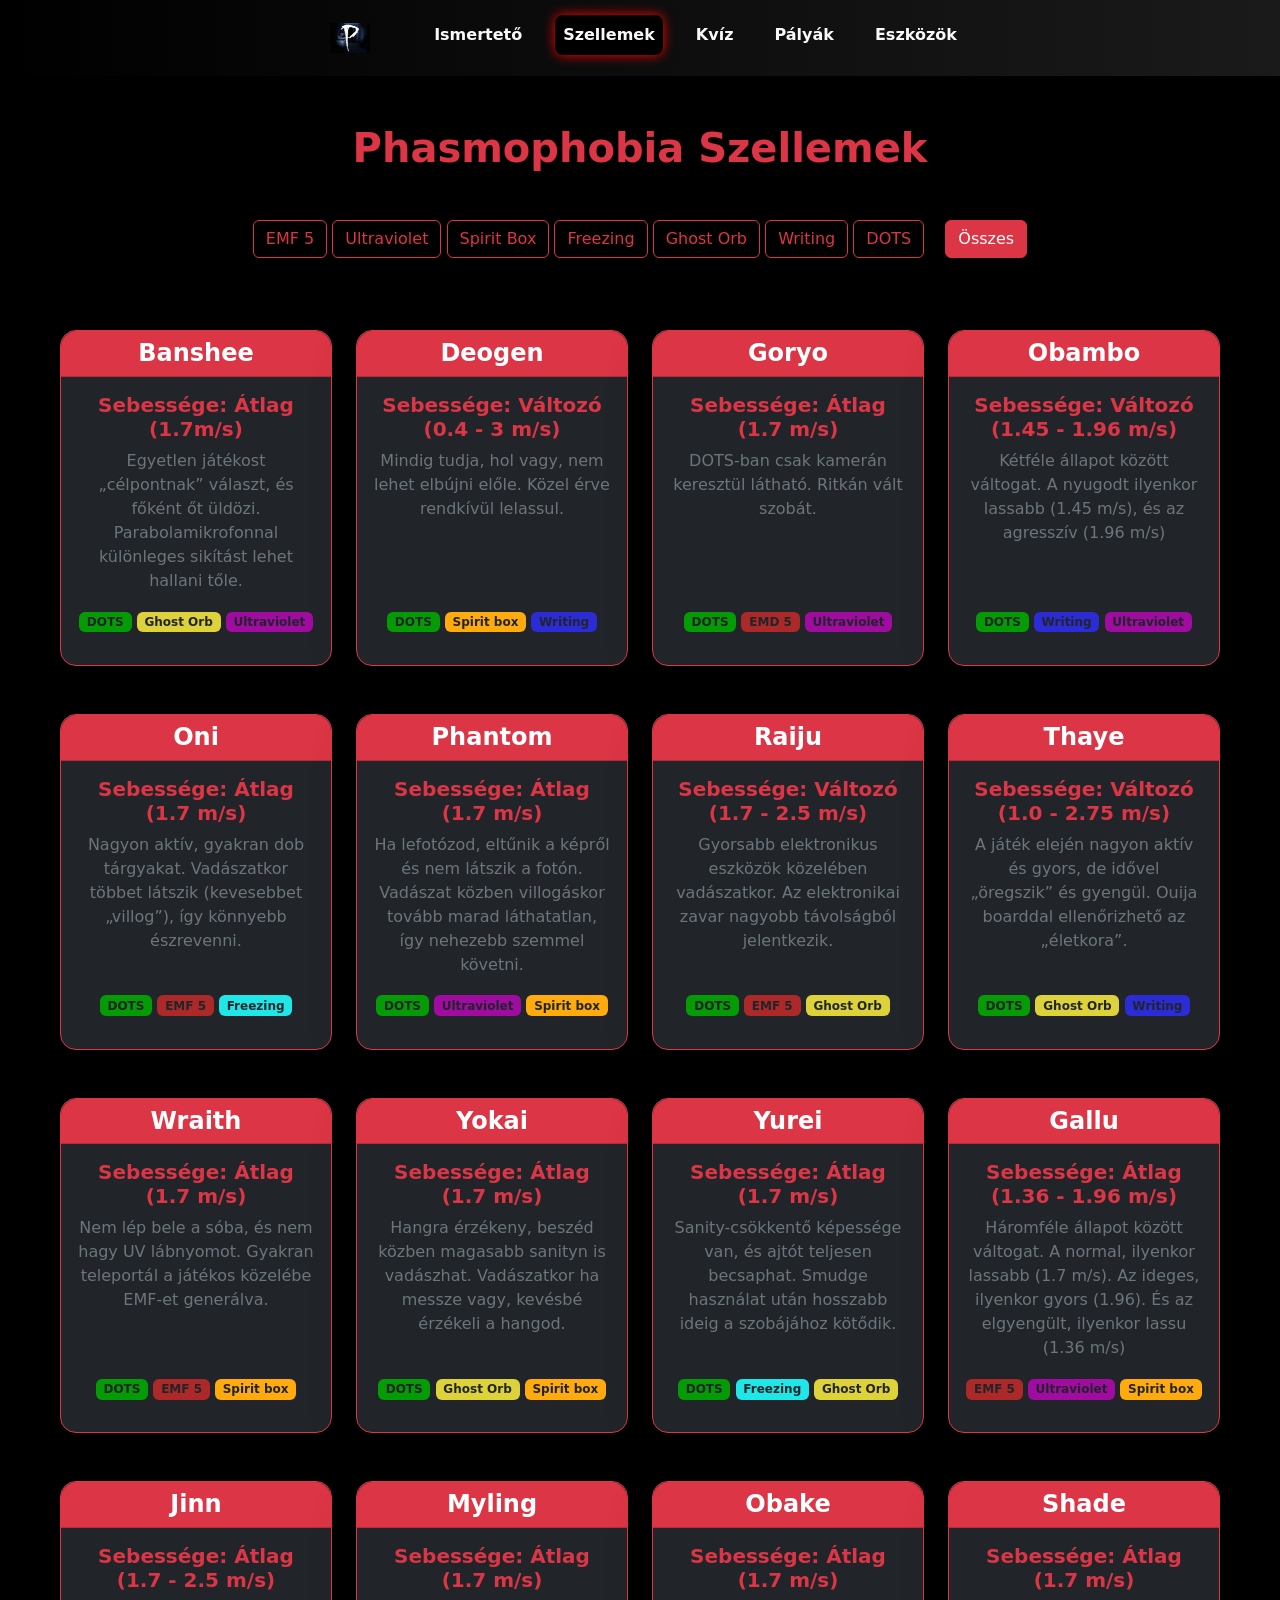
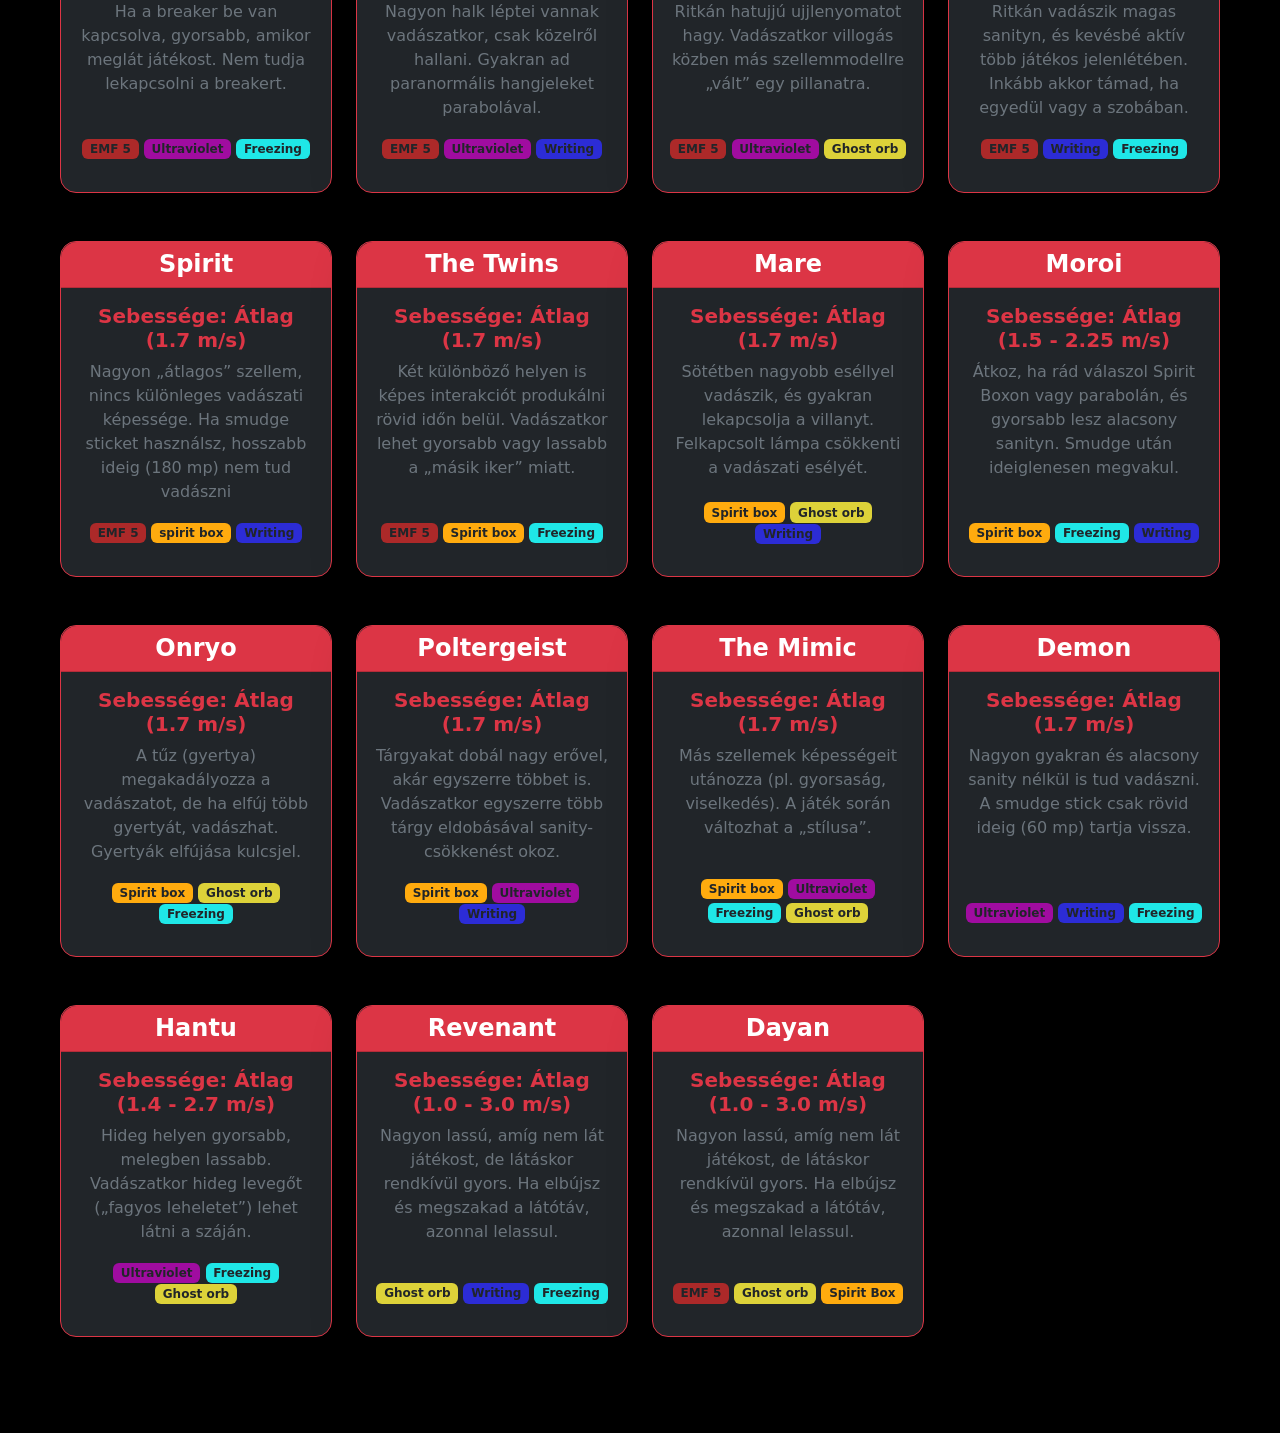
<file: demon.html>
<html lang="hu">

<head>
    <meta charset="UTF-8">
    <meta name="viewport" content="width=device-width, initial-scale=1">
    <title>Szellemek</title>
    <link rel="stylesheet" href="bootstrap/css/bootstrap.min.css">
    <link rel="stylesheet" href="bootstrap/js/bootstrap.min.js">
    <link rel="icon" type="image/x-icon" href="kepek/1024x1024bb.png">
    <link rel="stylesheet" href="demonok.css">
</head>

<body class="bg-black text-light d-flex flex-column vh-100">

    <nav class="navbar navbar-expand-sm bg-danger navbar-dark sticky-top justify-content-center">
        <div class="container">

            <button class="navbar-toggler" type="button" data-bs-toggle="collapse" data-bs-target="#navbarNav">
                <span class="navbar-toggler-icon"></span>
            </button>

            <div class="collapse navbar-collapse justify-content-center" id="navbarNav">
                <ul class="navbar-nav">
                    <a class="navbar-brand" href="index.html">
                        <img src="kepek/1024x1024bb.png" alt="Logo" width="40" height="30"
                            class="d-inline-block align-text-top">
                    </a>
                    <li class="nav-item">
                        <a class="nav-link text-light" href="index.html">Ismertető</a>
                    </li>

                    <li class="nav-item">
                        <a class="nav-link text-light active" href="demon.html">Szellemek</a>
                    </li>

                    <li class="nav-item">
                        <a class="nav-link text-light" href="quiz.html">Kvíz</a>
                    </li>

                    <li class="nav-item">
                        <a class="nav-link text-light" href="palyak.html">Pályák</a>
                    </li>

                    <li class="nav-item">
                        <a class="nav-link text-light" href="eszkozok.html">Eszközök</a>
                    </li>
                </ul>
            </div>
        </div>
    </nav>

    <h1 class="text-center mb-5 text-danger fw-bold m-5">Phasmophobia Szellemek</h1>

    <div class="mb-4 text-center">

        <button class="btn btn-outline-danger filter-btn" data-filter="emf">EMF 5</button>
        <button class="btn btn-outline-danger filter-btn" data-filter="ultraviolet">Ultraviolet</button>
        <button class="btn btn-outline-danger filter-btn" data-filter="spirit_box">Spirit Box</button>
        <button class="btn btn-outline-danger filter-btn" data-filter="freezing">Freezing</button>
        <button class="btn btn-outline-danger filter-btn" data-filter="orb">Ghost Orb</button>
        <button class="btn btn-outline-danger filter-btn" data-filter="writing">Writing</button>
        <button class="btn btn-outline-danger filter-btn" data-filter="dots">DOTS</button>

        <button class="btn btn-danger ms-3" id="resetFilter">Összes</button>

    </div>

    <!-- Banshee -->
    <section>
        <div class="row m-5">
            <div class="col-12 col-md-6 col-lg-3 mb-5 ghost-card" data-evidence="dots orb ultraviolet">
                <div class="card bg-dark text-light border-danger shadow-lg rounded-4 h-100">
                    <h4 class="card-header bg-danger text-white text-center fw-bold rounded-top-4 ">Banshee</h4>

                    <div class="card-body text-center d-flex flex-column">
                        <h5 class="card-title text-danger fw-bold">Sebessége: Átlag (1.7m/s)</h5>

                        <p class="card-text text-secondary">
                            Egyetlen játékost „célpontnak” választ, és főként őt üldözi. Parabolamikrofonnal különleges
                            sikítást lehet hallani tőle.
                        </p>

                        <div class="mb-3 mt-auto">
                            <span class="badge dots text-dark">DOTS</span>
                            <span class="badge orb text-dark">Ghost Orb</span>
                            <span class="badge ultraviolet text-dark">Ultraviolet</span>
                        </div>
                    </div>
                </div>
            </div>

            <!-- Deogen -->

            <div class="col-12 col-md-6 col-lg-3 mb-5 ghost-card" data-evidence="dots spirit_box writing">
                <div class="card bg-dark text-light border-danger shadow-lg rounded-4 h-100">

                    <h4 class="card-header bg-danger text-white text-center fw-bold rounded-top-4 ">Deogen</h4>

                    <div class="card-body text-center d-flex flex-column">
                        <h5 class="card-title text-danger fw-bold">Sebessége: Változó (0.4 - 3 m/s)</h5>

                        <p class="card-text text-secondary">
                            Mindig tudja, hol vagy, nem lehet elbújni előle. Közel érve rendkívül lelassul.
                        </p>

                        <div class="mb-3 mt-auto">
                            <span class="badge dots text-dark">DOTS</span>
                            <span class="badge spirit_box text-dark">Spirit box</span>
                            <span class="badge writing text-dark">Writing</span>
                        </div>
                    </div>
                </div>
            </div>



            <!-- Goryo -->

            <div class="col-12 col-md-6 col-lg-3 mb-5 ghost-card" data-evidence="dots emf ultraviolet">
                <div class="card bg-dark text-light border-danger shadow-lg rounded-4 h-100">

                    <h4 class="card-header bg-danger text-white text-center fw-bold rounded-top-4 ">Goryo</h4>

                    <div class="card-body text-center d-flex flex-column">
                        <h5 class="card-title text-danger fw-bold">Sebessége: Átlag (1.7 m/s)</h5>

                        <p class="card-text text-secondary">
                            DOTS-ban csak kamerán keresztül látható. Ritkán vált szobát.
                        </p>

                        <div class="mb-3 mt-auto">
                            <span class="badge dots text-dark">DOTS</span>
                            <span class="badge emf text-dark">EMD 5</span>
                            <span class="badge ultraviolet text-dark">Ultraviolet</span>
                        </div>
                    </div>
                </div>
            </div>

            <!-- Obambo -->

            <div class="col-12 col-md-6 col-lg-3 mb-5 ghost-card" data-evidence="dots writing ultraviolet">
                <div class="card bg-dark text-light border-danger shadow-lg rounded-4 h-100">

                    <h4 class="card-header bg-danger text-white text-center fw-bold rounded-top-4 ">Obambo</h4>

                    <div class="card-body text-center d-flex flex-column">
                        <h5 class="card-title text-danger fw-bold">Sebessége: Változó (1.45 - 1.96 m/s)</h5>

                        <p class="card-text text-secondary">
                            Kétféle állapot között váltogat. A nyugodt ilyenkor lassabb (1.45 m/s), és az agresszív
                            (1.96 m/s)
                        </p>

                        <div class="mb-3 mt-auto">
                            <span class="badge dots text-dark">DOTS</span>
                            <span class="badge writing text-dark">Writing</span>
                            <span class="badge ultraviolet text-dark">Ultraviolet</span>
                        </div>
                    </div>
                </div>
            </div>

            <!-- Oni -->

            <div class="col-12 col-md-6 col-lg-3 mb-5 ghost-card" data-evidence="dots emf freezing">
                <div class="card bg-dark text-light border-danger shadow-lg rounded-4 h-100">

                    <h4 class="card-header bg-danger text-white text-center fw-bold rounded-top-4 ">Oni</h4>

                    <div class="card-body text-center d-flex flex-column">
                        <h5 class="card-title text-danger fw-bold">Sebessége: Átlag (1.7 m/s)</h5>

                        <p class="card-text text-secondary">
                            Nagyon aktív, gyakran dob tárgyakat. Vadászatkor többet látszik (kevesebbet „villog”), így
                            könnyebb észrevenni.
                        </p>

                        <div class="mb-3 mt-auto">
                            <span class="badge dots text-dark">DOTS</span>
                            <span class="badge emf text-dark">EMF 5</span>
                            <span class="badge freezing text-dark">Freezing</span>
                        </div>
                    </div>
                </div>
            </div>

            <!-- Phantom -->

            <div class="col-12 col-md-6 col-lg-3 mb-5 ghost-card" data-evidence="dots ultraviolet spirit_box">
                <div class="card bg-dark text-light border-danger shadow-lg rounded-4 h-100">

                    <h4 class="card-header bg-danger text-white text-center fw-bold rounded-top-4 ">Phantom</h4>

                    <div class="card-body text-center d-flex flex-column">
                        <h5 class="card-title text-danger fw-bold">Sebessége: Átlag (1.7 m/s)</h5>

                        <p class="card-text text-secondary">
                            Ha lefotózod, eltűnik a képről és nem látszik a fotón. Vadászat közben villogáskor tovább
                            marad láthatatlan, így nehezebb szemmel követni.
                        </p>

                        <div class="mb-3 mt-auto">
                            <span class="badge dots text-dark">DOTS</span>
                            <span class="badge ultraviolet text-dark">Ultraviolet</span>
                            <span class="badge spirit_box text-dark">Spirit box</span>
                        </div>
                    </div>
                </div>
            </div>

            <!-- Raiju -->

            <div class="col-12 col-md-6 col-lg-3 mb-5 ghost-card" data-evidence="dots emf orb">
                <div class="card bg-dark text-light border-danger shadow-lg rounded-4 h-100">

                    <h4 class="card-header bg-danger text-white text-center fw-bold rounded-top-4 ">Raiju</h4>

                    <div class="card-body text-center d-flex flex-column">
                        <h5 class="card-title text-danger fw-bold">Sebessége: Változó (1.7 - 2.5 m/s)</h5>

                        <p class="card-text text-secondary">
                            Gyorsabb elektronikus eszközök közelében vadászatkor. Az elektronikai zavar nagyobb
                            távolságból jelentkezik.
                        </p>

                        <div class="mb-3 mt-auto">
                            <span class="badge dots text-dark">DOTS</span>
                            <span class="badge emf text-dark">EMF 5</span>
                            <span class="badge orb text-dark">Ghost Orb</span>
                        </div>
                    </div>
                </div>
            </div>

            <!-- Thaye -->

            <div class="col-12 col-md-6 col-lg-3 mb-5 ghost-card" data-evidence="dots orb writing">
                <div class="card bg-dark text-light border-danger shadow-lg rounded-4 h-100">

                    <h4 class="card-header bg-danger text-white text-center fw-bold rounded-top-4 ">Thaye</h4>

                    <div class="card-body text-center d-flex flex-column">
                        <h5 class="card-title text-danger fw-bold">Sebessége: Változó (1.0 - 2.75 m/s)</h5>

                        <p class="card-text text-secondary">
                            A játék elején nagyon aktív és gyors, de idővel „öregszik” és gyengül. Ouija boarddal
                            ellenőrizhető az „életkora”.
                        </p>

                        <div class="mb-3 mt-auto">
                            <span class="badge dots text-dark">DOTS</span>
                            <span class="badge orb text-dark">Ghost Orb</span>
                            <span class="badge writing text-dark">Writing</span>
                        </div>
                    </div>
                </div>
            </div>

            <!-- Wraith -->

            <div class="col-12 col-md-6 col-lg-3 mb-5 ghost-card" data-evidence="dots emf spirit_box">
                <div class="card bg-dark text-light border-danger shadow-lg rounded-4 h-100">

                    <h4 class="card-header bg-danger text-white text-center fw-bold rounded-top-4 ">Wraith</h4>

                    <div class="card-body text-center d-flex flex-column">
                        <h5 class="card-title text-danger fw-bold">Sebessége: Átlag (1.7 m/s)</h5>

                        <p class="card-text text-secondary">
                            Nem lép bele a sóba, és nem hagy UV lábnyomot. Gyakran teleportál a játékos közelébe EMF-et
                            generálva.
                        </p>

                        <div class="mb-3 mt-auto">
                            <span class="badge dots text-dark">DOTS</span>
                            <span class="badge emf text-dark">EMF 5</span>
                            <span class="badge spirit_box text-dark">Spirit box</span>
                        </div>
                    </div>
                </div>
            </div>

            <!-- Yokai -->

            <div class="col-12 col-md-6 col-lg-3 mb-5 ghost-card" data-evidence="dots orb spirit_box">
                <div class="card bg-dark text-light border-danger shadow-lg rounded-4 h-100">

                    <h4 class="card-header bg-danger text-white text-center fw-bold rounded-top-4 ">Yokai</h4>

                    <div class="card-body text-center d-flex flex-column">
                        <h5 class="card-title text-danger fw-bold">Sebessége: Átlag (1.7 m/s)</h5>

                        <p class="card-text text-secondary">
                            Hangra érzékeny, beszéd közben magasabb sanityn is vadászhat. Vadászatkor ha messze vagy,
                            kevésbé érzékeli a hangod.
                        </p>

                        <div class="mb-3 mt-auto">
                            <span class="badge dots text-dark">DOTS</span>
                            <span class="badge orb text-dark">Ghost Orb</span>
                            <span class="badge spirit_box text-dark">Spirit box</span>
                        </div>
                    </div>
                </div>
            </div>

            <!-- Yurei -->

            <div class="col-12 col-md-6 col-lg-3 mb-5 ghost-card" data-evidence="dots freezing orb">
                <div class="card bg-dark text-light border-danger shadow-lg rounded-4 h-100">

                    <h4 class="card-header bg-danger text-white text-center fw-bold rounded-top-4 ">Yurei</h4>

                    <div class="card-body text-center d-flex flex-column">
                        <h5 class="card-title text-danger fw-bold">Sebessége: Átlag (1.7 m/s)</h5>

                        <p class="card-text text-secondary">
                            Sanity-csökkentő képessége van, és ajtót teljesen becsaphat. Smudge használat után hosszabb
                            ideig a szobájához kötődik.
                        </p>

                        <div class="mb-3 mt-auto">
                            <span class="badge dots text-dark">DOTS</span>
                            <span class="badge freezing text-dark">Freezing</span>
                            <span class="badge orb text-dark">Ghost Orb</span>
                        </div>
                    </div>
                </div>
            </div>

            <!-- Gallu -->

            <div class="col-12 col-md-6 col-lg-3 mb-5 ghost-card" data-evidence="emf ultraviolet spirit_box">
                <div class="card bg-dark text-light border-danger shadow-lg rounded-4 h-100">

                    <h4 class="card-header bg-danger text-white text-center fw-bold rounded-top-4 ">Gallu</h4>

                    <div class="card-body text-center d-flex flex-column">
                        <h5 class="card-title text-danger fw-bold">Sebessége: Átlag (1.36 - 1.96 m/s)</h5>

                        <p class="card-text text-secondary">
                            Háromféle állapot között váltogat. A normal, ilyenkor lassabb (1.7 m/s). Az ideges, ilyenkor
                            gyors (1.96). És az elgyengült, ilyenkor lassu (1.36 m/s)
                        </p>

                        <div class="mb-3 mt-auto">
                            <span class="badge emf text-dark">EMF 5</span>
                            <span class="badge ultraviolet text-dark">Ultraviolet</span>
                            <span class="badge spirit_box text-dark">Spirit box </span>
                        </div>
                    </div>
                </div>
            </div>

            <!-- Jinn -->

            <div class="col-12 col-md-6 col-lg-3 mb-5 ghost-card" data-evidence="emf ultraviolet freezing">
                <div class="card bg-dark text-light border-danger shadow-lg rounded-4 h-100">

                    <h4 class="card-header bg-danger text-white text-center fw-bold rounded-top-4 ">Jinn </h4>

                    <div class="card-body text-center d-flex flex-column">
                        <h5 class="card-title text-danger fw-bold">Sebessége: Átlag (1.7 - 2.5 m/s)</h5>

                        <p class="card-text text-secondary">
                            Ha a breaker be van kapcsolva, gyorsabb, amikor meglát játékost. Nem tudja lekapcsolni a
                            breakert.
                        </p>

                        <div class="mb-3 mt-auto">
                            <span class="badge emf text-dark">EMF 5</span>
                            <span class="badge ultraviolet text-dark">Ultraviolet</span>
                            <span class="badge freezing text-dark"> Freezing </span>
                        </div>
                    </div>
                </div>
            </div>

            <!-- Myling -->

            <div class="col-12 col-md-6 col-lg-3 mb-5 ghost-card" data-evidence="emf ultraviolet writing">
                <div class="card bg-dark text-light border-danger shadow-lg rounded-4 h-100">

                    <h4 class="card-header bg-danger text-white text-center fw-bold rounded-top-4 ">Myling</h4>

                    <div class="card-body text-center d-flex flex-column">
                        <h5 class="card-title text-danger fw-bold">Sebessége: Átlag (1.7 m/s)</h5>

                        <p class="card-text text-secondary">
                            Nagyon halk léptei vannak vadászatkor, csak közelről hallani. Gyakran ad paranormális
                            hangjeleket parabolával.
                        </p>

                        <div class="mb-3 mt-auto">
                            <span class="badge emf text-dark">EMF 5</span>
                            <span class="badge ultraviolet text-dark">Ultraviolet</span>
                            <span class="badge writing text-dark">Writing </span>
                        </div>
                    </div>
                </div>
            </div>

            <!-- Obake -->

            <div class="col-12 col-md-6 col-lg-3 mb-5 ghost-card" data-evidence="emf ultraviolet ghost-orb">
                <div class="card bg-dark text-light border-danger shadow-lg rounded-4 h-100">

                    <h4 class="card-header bg-danger text-white text-center fw-bold rounded-top-4 ">Obake</h4>

                    <div class="card-body text-center d-flex flex-column">
                        <h5 class="card-title text-danger fw-bold">Sebessége: Átlag (1.7 m/s)</h5>

                        <p class="card-text text-secondary">
                            Ritkán hatujjú ujjlenyomatot hagy. Vadászatkor villogás közben más szellemmodellre „vált”
                            egy pillanatra.
                        </p>

                        <div class="mb-3 mt-auto">
                            <span class="badge emf text-dark">EMF 5</span>
                            <span class="badge ultraviolet text-dark">Ultraviolet</span>
                            <span class="badge orb text-dark">Ghost orb </span>
                        </div>
                    </div>
                </div>
            </div>

            <!-- Shade -->

            <div class="col-12 col-md-6 col-lg-3 mb-5 ghost-card" data-evidence="emf writing freezing">
                <div class="card bg-dark text-light border-danger shadow-lg rounded-4 h-100">

                    <h4 class="card-header bg-danger text-white text-center fw-bold rounded-top-4 ">Shade</h4>

                    <div class="card-body text-center d-flex flex-column">
                        <h5 class="card-title text-danger fw-bold">Sebessége: Átlag (1.7 m/s)</h5>

                        <p class="card-text text-secondary">
                            Ritkán vadászik magas sanityn, és kevésbé aktív több játékos jelenlétében. Inkább akkor
                            támad, ha egyedül vagy a szobában.
                        </p>

                        <div class="mb-3 mt-auto">
                            <span class="badge emf text-dark">EMF 5</span>
                            <span class="badge writing text-dark">Writing</span>
                            <span class="badge freezing text-dark">Freezing </span>
                        </div>
                    </div>
                </div>
            </div>

            <!-- Spirit -->

            <div class="col-12 col-md-6 col-lg-3 mb-5 ghost-card" data-evidence="emf writing spirit_box">
                <div class="card bg-dark text-light border-danger shadow-lg rounded-4 h-100">

                    <h4 class="card-header bg-danger text-white text-center fw-bold rounded-top-4 ">Spirit</h4>

                    <div class="card-body text-center d-flex flex-column">
                        <h5 class="card-title text-danger fw-bold">Sebessége: Átlag (1.7 m/s)</h5>

                        <p class="card-text text-secondary">
                            Nagyon „átlagos” szellem, nincs különleges vadászati képessége. Ha smudge sticket használsz,
                            hosszabb ideig (180 mp) nem tud vadászni
                        </p>

                        <div class="mb-3 mt-auto">
                            <span class="badge emf text-dark">EMF 5</span>
                            <span class="badge spirit_box text-dark">spirit box</span>
                            <span class="badge writing text-dark">Writing </span>
                        </div>
                    </div>
                </div>
            </div>

            <!-- The twins -->

            <div class="col-12 col-md-6 col-lg-3 mb-5 ghost-card" data-evidence="emf freezing spirit_box">
                <div class="card bg-dark text-light border-danger shadow-lg rounded-4 h-100">

                    <h4 class="card-header bg-danger text-white text-center fw-bold rounded-top-4 ">The Twins</h4>

                    <div class="card-body text-center d-flex flex-column">
                        <h5 class="card-title text-danger fw-bold">Sebessége: Átlag (1.7 m/s)</h5>

                        <p class="card-text text-secondary">
                            Két különböző helyen is képes interakciót produkálni rövid időn belül. Vadászatkor lehet
                            gyorsabb vagy lassabb a „másik iker” miatt.
                        </p>

                        <div class="mb-3 mt-auto">
                            <span class="badge emf text-dark">EMF 5</span>
                            <span class="badge spirit_box text-dark">Spirit box</span>
                            <span class="badge freezing text-dark">Freezing </span>
                        </div>
                    </div>
                </div>
            </div>


            <!-- Mare -->

            <div class="col-12 col-md-6 col-lg-3 mb-5 ghost-card" data-evidence="writing orb spirit_box">
                <div class="card bg-dark text-light border-danger shadow-lg rounded-4 h-100">

                    <h4 class="card-header bg-danger text-white text-center fw-bold rounded-top-4 ">Mare</h4>

                    <div class="card-body text-center d-flex flex-column">
                        <h5 class="card-title text-danger fw-bold">Sebessége: Átlag (1.7 m/s)</h5>

                        <p class="card-text text-secondary">
                            Sötétben nagyobb eséllyel vadászik, és gyakran lekapcsolja a villanyt. Felkapcsolt lámpa
                            csökkenti a vadászati esélyét.
                        </p>

                        <div class="mb-3 mt-auto">
                            <span class="badge spirit_box text-dark">Spirit box</span>
                            <span class="badge orb text-dark">Ghost orb</span>
                            <span class="badge writing text-dark">Writing </span>
                        </div>
                    </div>
                </div>
            </div>


            <!-- Moroi -->

            <div class="col-12 col-md-6 col-lg-3 mb-5 ghost-card" data-evidence="writing freezing spirit_box">
                <div class="card bg-dark text-light border-danger shadow-lg rounded-4 h-100">

                    <h4 class="card-header bg-danger text-white text-center fw-bold rounded-top-4 ">Moroi</h4>

                    <div class="card-body text-center d-flex flex-column">
                        <h5 class="card-title text-danger fw-bold">Sebessége: Átlag (1.5 - 2.25 m/s)</h5>

                        <p class="card-text text-secondary">
                            Átkoz, ha rád válaszol Spirit Boxon vagy parabolán, és gyorsabb lesz alacsony sanityn.
                            Smudge után ideiglenesen megvakul.
                        </p>

                        <div class="mb-3 mt-auto">
                            <span class="badge spirit_box text-dark">Spirit box</span>
                            <span class="badge freezing text-dark">Freezing</span>
                            <span class="badge writing text-dark">Writing </span>
                        </div>
                    </div>
                </div>
            </div>

            <!-- Onryo -->

            <div class="col-12 col-md-6 col-lg-3 mb-5 ghost-card" data-evidence="orb freezing spirit_box">
                <div class="card bg-dark text-light border-danger shadow-lg rounded-4 h-100">

                    <h4 class="card-header bg-danger text-white text-center fw-bold rounded-top-4 ">Onryo</h4>

                    <div class="card-body text-center d-flex flex-column">
                        <h5 class="card-title text-danger fw-bold">Sebessége: Átlag (1.7 m/s)</h5>

                        <p class="card-text text-secondary">
                            A tűz (gyertya) megakadályozza a vadászatot, de ha elfúj több gyertyát, vadászhat. Gyertyák
                            elfújása kulcsjel.
                        </p>

                        <div class="mb-3 mt-auto">
                            <span class="badge spirit_box text-dark">Spirit box</span>
                            <span class="badge orb text-dark">Ghost orb</span>
                            <span class="badge freezing text-dark">Freezing </span>
                        </div>
                    </div>
                </div>
            </div>

            <!-- Poltergeist -->

            <div class="col-12 col-md-6 col-lg-3 mb-5 ghost-card" data-evidence="writing ultraviolet spirit_box">
                <div class="card bg-dark text-light border-danger shadow-lg rounded-4 h-100">

                    <h4 class="card-header bg-danger text-white text-center fw-bold rounded-top-4 ">Poltergeist</h4>

                    <div class="card-body text-center d-flex flex-column">
                        <h5 class="card-title text-danger fw-bold">Sebessége: Átlag (1.7 m/s)</h5>

                        <p class="card-text text-secondary">
                            Tárgyakat dobál nagy erővel, akár egyszerre többet is. Vadászatkor egyszerre több tárgy
                            eldobásával sanity-csökkenést okoz.
                        </p>

                        <div class="mb-3 mt-auto">
                            <span class="badge spirit_box text-dark">Spirit box</span>
                            <span class="badge ultraviolet text-dark">Ultraviolet</span>
                            <span class="badge writing text-dark">Writing </span>
                        </div>
                    </div>
                </div>
            </div>


            <!-- The Mimic -->

            <div class="col-12 col-md-6 col-lg-3 mb-5 ghost-card" data-evidence="orb freezing spirit_box ultraviolet">
                <div class="card bg-dark text-light border-danger shadow-lg rounded-4 h-100">

                    <h4 class="card-header bg-danger text-white text-center fw-bold rounded-top-4 ">The Mimic</h4>

                    <div class="card-body text-center d-flex flex-column">
                        <h5 class="card-title text-danger fw-bold">Sebessége: Átlag (1.7 m/s)</h5>

                        <p class="card-text text-secondary">
                            Más szellemek képességeit utánozza (pl. gyorsaság, viselkedés). A játék során változhat a
                            „stílusa”.
                        </p>

                        <div class="mb-3 mt-auto">
                            <span class="badge spirit_box text-dark">Spirit box</span>
                            <span class="badge ultraviolet text-dark">Ultraviolet</span>
                            <span class="badge freezing text-dark">Freezing </span>
                            <span class="badge orb text-dark">Ghost orb </span>
                        </div>
                    </div>
                </div>
            </div>

            <!-- Demon  -->

            <div class="col-12 col-md-6 col-lg-3 mb-5 ghost-card" data-evidence="writing ultraviolet freezing">
                <div class="card bg-dark text-light border-danger shadow-lg rounded-4 h-100">

                    <h4 class="card-header bg-danger text-white text-center fw-bold rounded-top-4 ">Demon</h4>

                    <div class="card-body text-center d-flex flex-column">
                        <h5 class="card-title text-danger fw-bold">Sebessége: Átlag (1.7 m/s)</h5>

                        <p class="card-text text-secondary">
                            Nagyon gyakran és alacsony sanity nélkül is tud vadászni. A smudge stick csak rövid ideig
                            (60 mp) tartja vissza.
                        </p>

                        <div class="mb-3 mt-auto">
                            <span class="badge ultraviolet text-dark">Ultraviolet</span>
                            <span class="badge writing text-dark">Writing </span>
                            <span class="badge freezing text-dark">Freezing</span>
                        </div>
                    </div>
                </div>
            </div>

            <!-- Hantu  -->

            <div class="col-12 col-md-6 col-lg-3 mb-5 ghost-card" data-evidence="freezing ultraviolet orb">
                <div class="card bg-dark text-light border-danger shadow-lg rounded-4 h-100">

                    <h4 class="card-header bg-danger text-white text-center fw-bold rounded-top-4 ">Hantu</h4>

                    <div class="card-body text-center d-flex flex-column">
                        <h5 class="card-title text-danger fw-bold">Sebessége: Átlag (1.4 - 2.7 m/s)</h5>

                        <p class="card-text text-secondary">
                            Hideg helyen gyorsabb, melegben lassabb. Vadászatkor hideg levegőt („fagyos leheletet”)
                            lehet látni a száján.
                        </p>

                        <div class="mb-3 mt-auto">
                            <span class="badge ultraviolet text-dark">Ultraviolet</span>
                            <span class="badge freezing text-dark">Freezing </span>
                            <span class="badge orb text-dark">Ghost orb</span>
                        </div>
                    </div>
                </div>
            </div>

            <!-- Revenant  -->

            <div class="col-12 col-md-6 col-lg-3 mb-5 ghost-card" data-evidence="writing orb freezing">
                <div class="card bg-dark text-light border-danger shadow-lg rounded-4 h-100">

                    <h4 class="card-header bg-danger text-white text-center fw-bold rounded-top-4 ">Revenant</h4>

                    <div class="card-body text-center d-flex flex-column">
                        <h5 class="card-title text-danger fw-bold">Sebessége: Átlag (1.0 - 3.0 m/s)</h5>

                        <p class="card-text text-secondary">
                            Nagyon lassú, amíg nem lát játékost, de látáskor rendkívül gyors. Ha elbújsz és megszakad a
                            látótáv, azonnal lelassul.
                        </p>

                        <div class="mb-3 mt-auto">
                            <span class="badge orb text-dark">Ghost orb</span>
                            <span class="badge writing text-dark">Writing </span>
                            <span class="badge freezing text-dark">Freezing</span>
                        </div>
                    </div>
                </div>
            </div>

            <!-- Dayan  -->

            <div class="col-12 col-md-6 col-lg-3 mb-5 ghost-card" data-evidence="emf orb spirit_box">
                <div class="card bg-dark text-light border-danger shadow-lg rounded-4 h-100">

                    <h4 class="card-header bg-danger text-white text-center fw-bold rounded-top-4 ">Dayan</h4>

                    <div class="card-body text-center d-flex flex-column">
                        <h5 class="card-title text-danger fw-bold">Sebessége: Átlag (1.0 - 3.0 m/s)</h5>

                        <p class="card-text text-secondary">
                            Nagyon lassú, amíg nem lát játékost, de látáskor rendkívül gyors. Ha elbújsz és megszakad a
                            látótáv, azonnal lelassul.
                        </p>

                        <div class="mb-3 mt-auto">
                            <span class="badge emf text-dark">EMF 5</span>
                            <span class="badge orb text-dark">Ghost orb </span>
                            <span class="badge spirit_box text-dark">Spirit Box</span>
                        </div>
                    </div>
                </div>
            </div>




            <script>
                const buttons = document.querySelectorAll(".filter-btn");
                const cards = document.querySelectorAll(".ghost-card");
                const resetBtn = document.getElementById("resetFilter");

                buttons.forEach(button => {
                    button.addEventListener("click", () => {

                        // Aktív állapot váltás
                        button.classList.toggle("active");
                        button.classList.toggle("btn-danger");
                        button.classList.toggle("btn-outline-danger");

                        applyFilters();
                    });
                });

                function applyFilters() {
                    const activeFilters = Array.from(document.querySelectorAll(".filter-btn.active"))
                        .map(btn => btn.getAttribute("data-filter"));

                    cards.forEach(card => {
                        const evidences = card.getAttribute("data-evidence");

                        const matches = activeFilters.every(filter =>
                            evidences.includes(filter)
                        );

                        if (activeFilters.length === 0 || matches) {
                            card.style.display = "block";
                        } else {
                            card.style.display = "none";
                        }
                    });
                }

                resetBtn.addEventListener("click", () => {
                    buttons.forEach(btn => {
                        btn.classList.remove("active", "btn-danger");
                        btn.classList.add("btn-outline-danger");
                    });

                    cards.forEach(card => {
                        card.style.display = "block";
                    });
                });
            </script>


            <!-- Bootstrap JS -->
            <script src="https://cdn.jsdelivr.net/npm/bootstrap@5.3.2/dist/js/bootstrap.bundle.min.js"></script>
        </div>
</body>

</html>
</file>
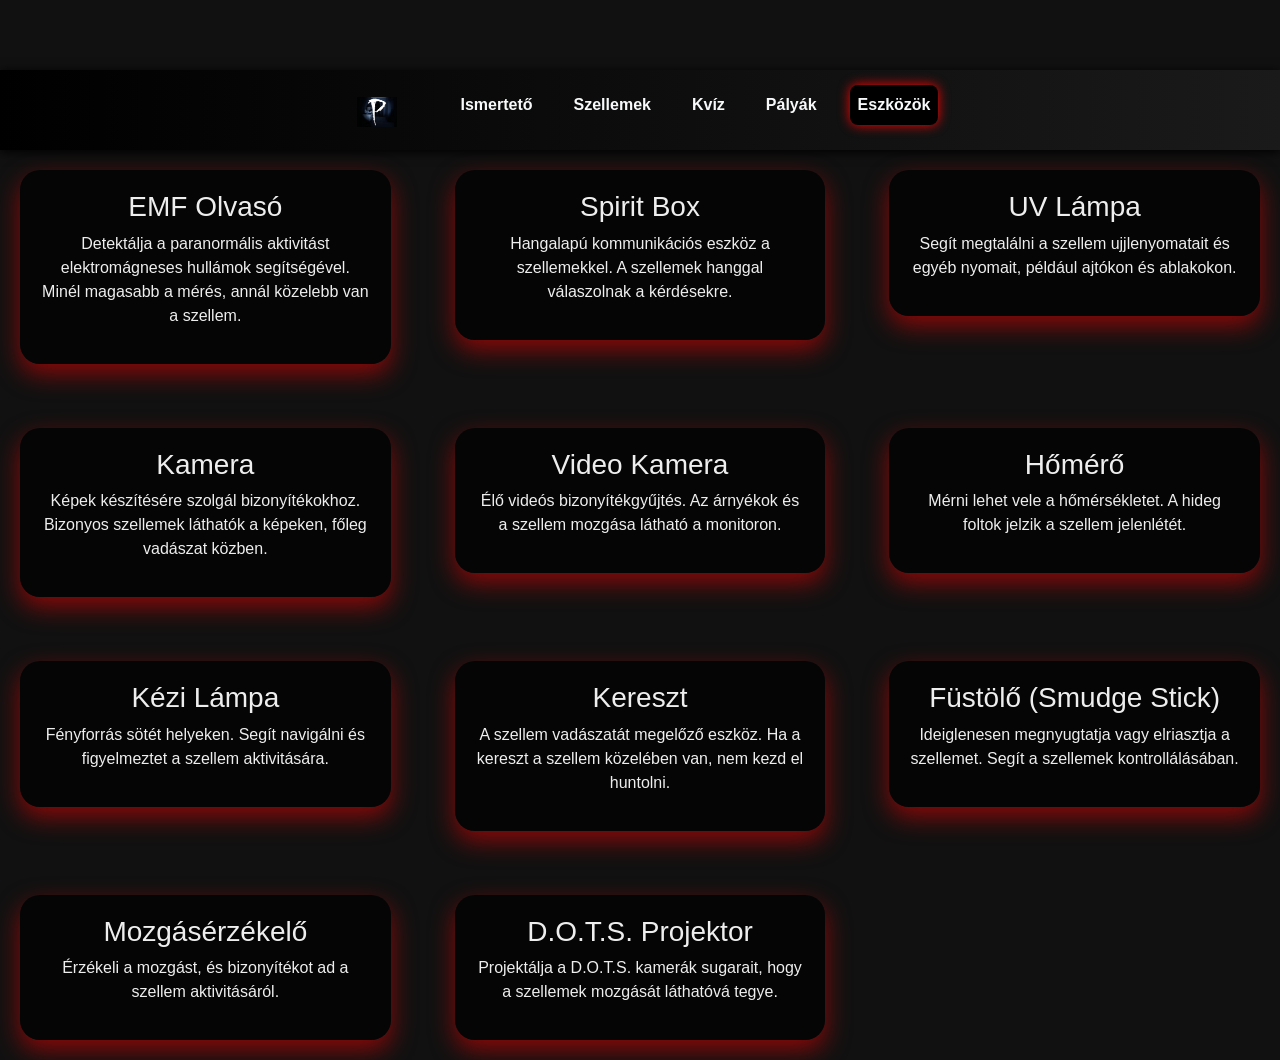
<file: eszkozok.html>
<!doctype html>
<html lang="hu">
<head>
  <meta charset="UTF-8">
  <meta name="viewport" content="width=device-width, initial-scale=1.0">
  <title>Phasmophobia Eszközök</title>
    <link rel="stylesheet" href="bootstrap/css/bootstrap.min.css">
    <link rel="stylesheet" href="bootstrap/js/bootstrap.min.js">
  <link rel="stylesheet" href="eszkozok.css">
  <link rel="icon" type="image/x-icon" href="kepek/1024x1024bb.png">
</head>
<body>
  <!-- Navbar -->
  <nav class="navbar navbar-expand-sm bg-danger navbar-dark sticky-top justify-content-center">
    <div class="container">

    <button class="navbar-toggler" type="button" data-bs-toggle="collapse" data-bs-target="#navbarNav">
      <span class="navbar-toggler-icon"></span>
    </button>

    <div class="collapse navbar-collapse justify-content-center" id="navbarNav">
      <ul class="navbar-nav">
        <a class="navbar-brand" href="index.html">
      <img src="kepek/1024x1024bb.png" alt="Logo" width="40" height="30" class="d-inline-block align-text-top">
    </a>
        <li class="nav-item">
          <a class="nav-link text-light" href="index.html">Ismertető</a>
        </li>

        <li class="nav-item">
          <a class="nav-link text-light" href="demon.html">Szellemek</a>
        </li>

        <li class="nav-item">
          <a class="nav-link text-light" href="quiz.html">Kvíz</a>
        </li>

        <li class="nav-item">
          <a class="nav-link text-light" href="palyak.html">Pályák</a>
        </li>

        <li class="nav-item">
          <a class="nav-link text-light active" href="eszkozok.html">Eszközök</a>
        </li>
      </ul>
    </div>
    </div>
    </nav>
  
    <div class="row g-4">
      <!-- EMF Olvasó -->
      <div class="col-md-4">
        <div class="eszkoz-card text-center">
          <h3>EMF Olvasó</h3>
          <p>Detektálja a paranormális aktivitást elektromágneses hullámok segítségével. Minél magasabb a mérés, annál közelebb van a szellem.</p>
        </div>
      </div>

      <!-- Spirit Box -->
      <div class="col-md-4">
        <div class="eszkoz-card text-center">
          <h3>Spirit Box</h3>
          <p>Hangalapú kommunikációs eszköz a szellemekkel. A szellemek hanggal válaszolnak a kérdésekre.</p>
        </div>
      </div>

      <!-- UV Lámpa -->
      <div class="col-md-4">
        <div class="eszkoz-card text-center">
          <h3>UV Lámpa</h3>
          <p>Segít megtalálni a szellem ujjlenyomatait és egyéb nyomait, például ajtókon és ablakokon.</p>
        </div>
      </div>

      <!-- Kézi Kamera -->
      <div class="col-md-4">
        <div class="eszkoz-card text-center">
          <h3>Kamera</h3>
          <p>Képek készítésére szolgál bizonyítékokhoz. Bizonyos szellemek láthatók a képeken, főleg vadászat közben.</p>
        </div>
      </div>

      <!-- Video Kamera -->
      <div class="col-md-4">
        <div class="eszkoz-card text-center">
          <h3>Video Kamera</h3>
          <p>Élő videós bizonyítékgyűjtés. Az árnyékok és a szellem mozgása látható a monitoron.</p>
        </div>
      </div>

      <!-- Hőmérő -->
      <div class="col-md-4">
        <div class="eszkoz-card text-center">
          <h3>Hőmérő</h3>
          <p>Mérni lehet vele a hőmérsékletet. A hideg foltok jelzik a szellem jelenlétét.</p>
        </div>
      </div>

      <!-- Kézi Lámpa -->
      <div class="col-md-4">
        <div class="eszkoz-card text-center">
          <h3>Kézi Lámpa</h3>
          <p>Fényforrás sötét helyeken. Segít navigálni és figyelmeztet a szellem aktivitására.</p>
        </div>
      </div>

      <!-- Crucifix -->
      <div class="col-md-4">
        <div class="eszkoz-card text-center">
          <h3>Kereszt</h3>
          <p>A szellem vadászatát megelőző eszköz. Ha a kereszt a szellem közelében van, nem kezd el huntolni.</p>
        </div>
      </div>

      <!-- Smudge Stick -->
      <div class="col-md-4">
        <div class="eszkoz-card text-center">
          <h3>Füstölő (Smudge Stick)</h3>
          <p>Ideiglenesen megnyugtatja vagy elriasztja a szellemet. Segít a szellemek kontrollálásában.</p>
        </div>
      </div>

      <!-- Motion Sensor -->
      <div class="col-md-4">
        <div class="eszkoz-card text-center">
          <h3>Mozgásérzékelő</h3>
          <p>Érzékeli a mozgást, és bizonyítékot ad a szellem aktivitásáról.</p>
        </div>
      </div>

      <!-- Dots Projectors -->
      <div class="col-md-4">
        <div class="eszkoz-card text-center">
          <h3>D.O.T.S. Projektor</h3>
          <p>Projektálja a D.O.T.S. kamerák sugarait, hogy a szellemek mozgását láthatóvá tegye.</p>
        </div>
      </div>
    </div>
  </div>

  <script src="https://cdn.jsdelivr.net/npm/bootstrap@5.3.3/dist/js/bootstrap.bundle.min.js"></script>
</body>
</html>
</file>
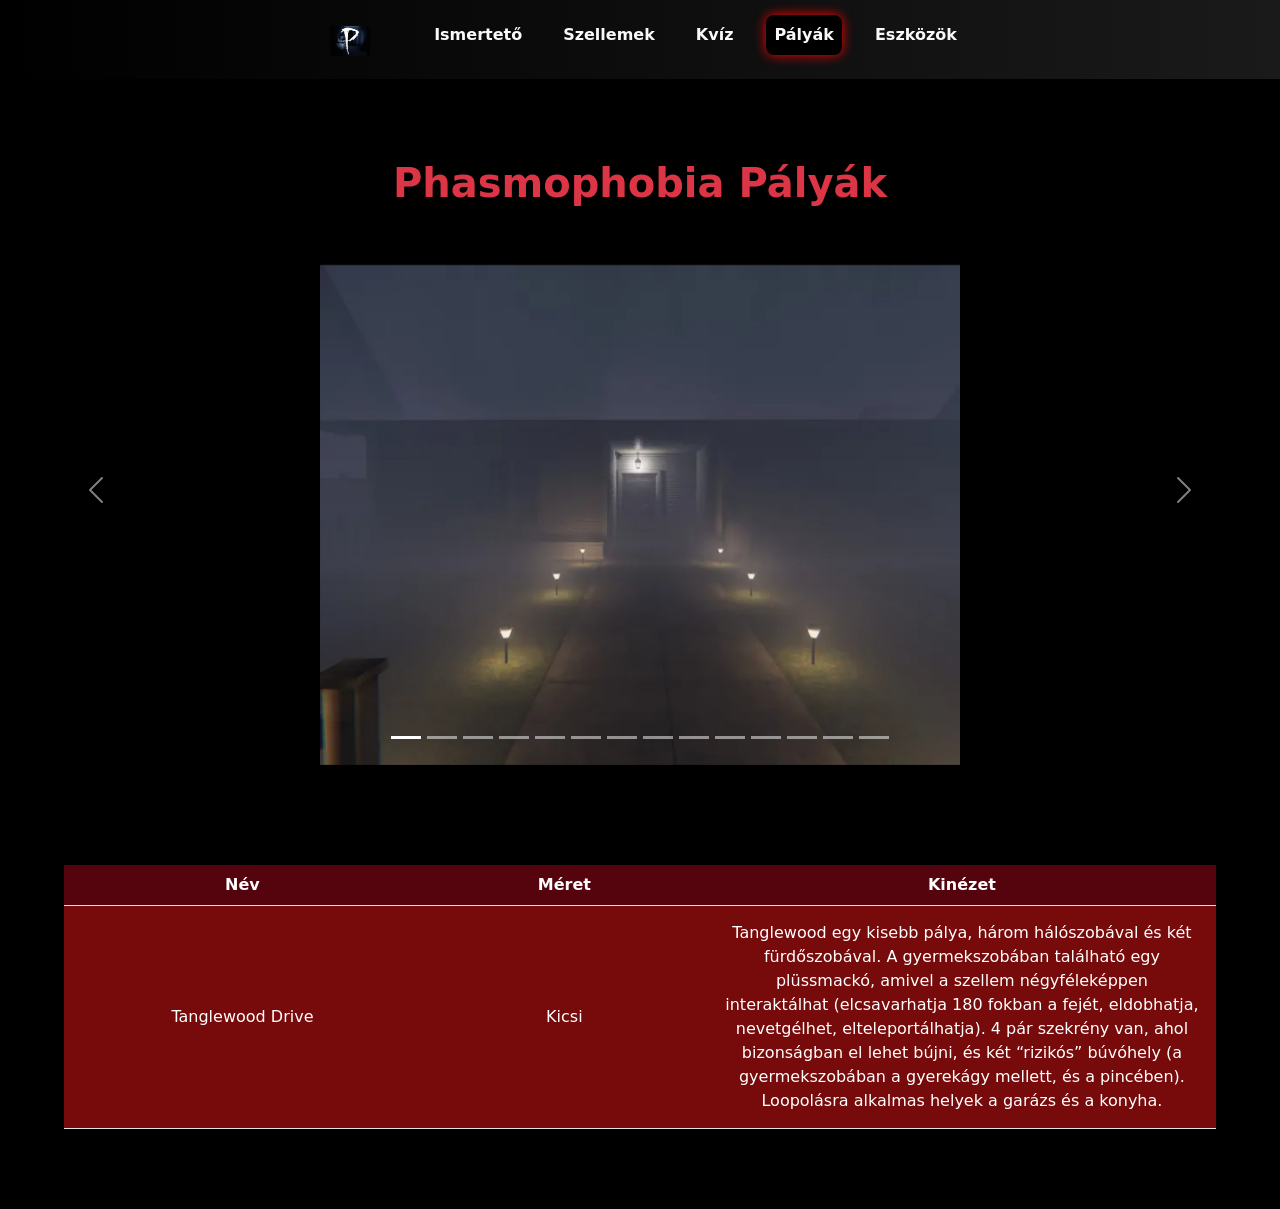
<file: palyak.html>
<!DOCTYPE html>
<html lang="en">
<head>
    <meta charset="UTF-8">
    <meta name="viewport" content="width=device-width, initial-scale=1.0">
    <title>Pályák</title>
    <link rel="stylesheet" href="bootstrap/css/bootstrap.min.css">
    <link rel="stylesheet" href="bootstrap/js/bootstrap.min.js">
    <script src="https://cdn.jsdelivr.net/npm/bootstrap@5.3.3/dist/js/bootstrap.bundle.min.js"></script>
    <link rel="icon" type="image/x-icon" href="kepek/1024x1024bb.png">
    <link rel="stylesheet" href="palyak.css">
</head>
<body>
    <nav class="navbar navbar-expand-sm bg-danger navbar-dark sticky-top justify-content-center">
    <div class="container">

    <button class="navbar-toggler" type="button" data-bs-toggle="collapse" data-bs-target="#navbarNav">
      <span class="navbar-toggler-icon"></span>
    </button>

    <div class="collapse navbar-collapse justify-content-center" id="navbarNav">
      <ul class="navbar-nav">
        <a class="navbar-brand" href="index.html">
      <img src="kepek/1024x1024bb.png" alt="Logo" width="40" height="30" class="d-inline-block align-text-top">
    </a>
        <li class="nav-item">
          <a class="nav-link text-light" href="index.html">Ismertető</a>
        </li>

        <li class="nav-item">
          <a class="nav-link text-light" href="demon.html">Szellemek</a>
        </li>

        <li class="nav-item">
          <a class="nav-link text-light" href="quiz.html">Kvíz</a>
        </li>

        <li class="nav-item">
          <a class="nav-link text-light active" href="palyak.html">Pályák</a>
        </li>

        <li class="nav-item">
          <a class="nav-link text-light" href="eszkozok.html">Eszközök</a>
        </li>
      </ul>
    </div>
    </div>
    </nav>

<h1 class="cim">Phasmophobia Pályák</h1>


<div id="carouselExampleIndicators" class="carousel slide" data-bs-ride="true">
  <div class="carousel-indicators">
    <button type="button" data-bs-target="#carouselExampleIndicators" data-bs-slide-to="0" class="active" aria-current="true" aria-label="Slide 1"></button>
    <button type="button" data-bs-target="#carouselExampleIndicators" data-bs-slide-to="1" aria-label="Slide 2"></button>
    <button type="button" data-bs-target="#carouselExampleIndicators" data-bs-slide-to="2" aria-label="Slide 3"></button>
    <button type="button" data-bs-target="#carouselExampleIndicators" data-bs-slide-to="3" aria-label="Slide 4"></button>
    <button type="button" data-bs-target="#carouselExampleIndicators" data-bs-slide-to="4" aria-label="Slide 5"></button>
    <button type="button" data-bs-target="#carouselExampleIndicators" data-bs-slide-to="5" aria-label="Slide 6"></button>
    <button type="button" data-bs-target="#carouselExampleIndicators" data-bs-slide-to="6" aria-label="Slide 7"></button>
    <button type="button" data-bs-target="#carouselExampleIndicators" data-bs-slide-to="7" aria-label="Slide 8"></button>
    <button type="button" data-bs-target="#carouselExampleIndicators" data-bs-slide-to="8" aria-label="Slide 9"></button>
    <button type="button" data-bs-target="#carouselExampleIndicators" data-bs-slide-to="9" aria-label="Slide 10"></button>
    <button type="button" data-bs-target="#carouselExampleIndicators" data-bs-slide-to="10" aria-label="Slide 11"></button>
    <button type="button" data-bs-target="#carouselExampleIndicators" data-bs-slide-to="11" aria-label="Slide 12"></button>
    <button type="button" data-bs-target="#carouselExampleIndicators" data-bs-slide-to="12" aria-label="Slide 13"></button>
    <button type="button" data-bs-target="#carouselExampleIndicators" data-bs-slide-to="13" aria-label="Slide 14"></button>
  </div>
  <div class="carousel-inner">
    <div class="carousel-item active">
      <img src="kepek/tanglewood drive.webp" class="d-block w-50" alt="Farmház képe">
    </div>

    <div class="carousel-item">
      <img src="kepek/ridgeview court.webp" class="d-block w-50" alt="Phasmophobia kep2">
    </div>

    <div class="carousel-item">
      <img src="kepek/willow streat.webp" class="d-block w-50" alt="Phasmophobia kep3">
    </div>
    <div class="carousel-item">
      <img src="kepek/edgefield road.webp" class="d-block w-50" alt="Phasmophobia kep4">
    </div>
    <div class="carousel-item">
      <img src="kepek/edgefield road.webp" class="d-block w-50" alt="Phasmophobia kep5">
    </div>
    <div class="carousel-item">
      <img src="kepek/Grafton farm house.webp" class="d-block w-50" alt="Phasmophobia kep6">
    </div>
    <div class="carousel-item">
      <img src="kepek/camp_woodwind.webp" class="d-block w-50" alt="Phasmophobia kep7">
    </div>
    <div class="carousel-item">
      <img src="kepek/Maple Lodge Campsite.webp" class="d-block w-50" alt="Phasmophobia kep8">
    </div>
    <div class="carousel-item">
      <img src="kepek/prison.webp" class="d-block w-50" alt="Phasmophobia kep9">
    </div>
    <div class="carousel-item">
      <img src="kepek/Sunny Meadows Mental Institution.webp" class="d-block w-50" alt="Phasmophobia kep10">
    </div>
    <div class="carousel-item">
      <img src="kepek/Bleasdale Farm house.webp" class="d-block w-50" alt="Phasmophobia kep11">
    </div>
    <div class="carousel-item">
      <img src="kepek/Point hope.png" class="d-block w-50" alt="Phasmophobia kep12">
    </div>
    <div class="carousel-item">
      <img src="kepek/Brownstone High School.webp" class="d-block w-50" alt="Phasmophobia kep13">
    </div>
    <div class="carousel-item">
      <img src="kepek/Sunny Meadows Mental Institution.webp" class="d-block w-50" alt="Phasmophobia kep14">
    </div>
  </div>
  <button class="carousel-control-prev" type="button" data-bs-target="#carouselExampleIndicators" data-bs-slide="prev">
    <span class="carousel-control-prev-icon" aria-hidden="true"></span>
    <span class="visually-hidden">Előző</span>
  </button>
  <button class="carousel-control-next" type="button" data-bs-target="#carouselExampleIndicators" data-bs-slide="next">
    <span class="carousel-control-next-icon" aria-hidden="true"></span>
    <span class="visually-hidden">Következő</span>
  </button>

</div>
<table class="table" id="palyaTabla">
  <thead>
    <tr>
      
      <th>Név</th>
      <th>Méret</th>
      <th>Kinézet</th>
    </tr>
  </thead>
  <tbody>
    <tr>
      
      <td>János</td>
      <td>25</td>
      <td>Budapest</td>
    </tr>
    <tr>
      <td>2</td>
      <td>Anna</td>
      <td>30</td>
      <td>Szeged</td>
    </tr>
  </tbody>
</table>
<script>
const carousel = document.querySelector('#carouselExampleIndicators');
const tabla = document.querySelector('#palyaTabla tbody');

const palyak = [
  { nev: "Tanglewood Drive", meret: "Kicsi", kinez: "Tanglewood egy kisebb pálya, három hálószobával és két fürdőszobával. A gyermekszobában található egy plüssmackó, amivel a szellem négyféleképpen interaktálhat (elcsavarhatja 180 fokban a fejét, eldobhatja, nevetgélhet, elteleportálhatja). 4 pár szekrény van, ahol bizonságban el lehet bújni, és két “rizikós” búvóhely (a gyermekszobában a gyerekágy mellett, és a pincében). Loopolásra alkalmas helyek a garázs és a konyha." },
  { nev: "Ridgeview Court", meret: "Kicsi", kinez: "Ridgeview négy hálószobával, négy mosdóval, egy garázzsal, és pincével rendelkezik. Több kisebb szobában és szekrényben is el lehet bújni. A plüssmackó a második emeleti lány szobában van. Loopolásra érdemes helyek: étkező asztal." },
  { nev: "Willow Street", meret: "Kicsi", kinez: "Kisebb pálya két hálószobával, egy fürdőszobával, egy kis garázzsal és egy pincével.Tanglewood után a játék második legkisebb pályája. A fiú szobában található a plüssmackó. Nincsenek szekrények, ahol el lehet bújni, helyettük a garázsban és a pincében lehet “rizikós” búvóhelyeket találni. Érdemes a konyhában, garázsban, és nappaliban loopolni." },
  { nev: "Edgefield Road", meret: "Közepes", kinez: "Négy hálószobával, hat fürdőszobával, egy étkezővel, egy garázzsal, pincével és sok kisebb szobával rendelkezik. Egy plüssmackó található az épületben. A mérete miatt enyhén “klausztrofób” érzetet kelt. Az emeleten lévő szobák és a hozzájuk tartozó fürdők egynek számítanak. Nyolc szekrénybe lehet elbújni, és egy “rizikós” bútor van, ami mögött el lehet bújni." },
  
  { nev: "Grafton Farmhouse", meret: "Közepes", kinez: "A Grafton Farmház kicsi pályának számít, és 3 hálószobával, ebédlővel, könyvtárral, padlással, dolgozószobával és egyéb szobákkal rendelkezik. " },
  { nev: "Camp Woodwind", meret: "Kicsi", kinez: "Kicsi pálya, és nagyon hasonlít a Maple Lodge Campsite pályára. Négy sátor, egy mosdó, egy piknikező rész és egy tábortűz található meg. Két sátorban el lehet bújni, és van pár “rizikós” búvóhely is (hordók és fagyasztók mögött). A loopolás nem a legbiztosabb megoldás." },
  { nev: "Maple Lodge Campsite", meret: "Közepes", kinez: "Közepes méretű pálya, sok sátorral, egy recepcióval, mosdóval, és egy faházzal, amiben több szoba van. A ház kulcsa a lábtörlő alatt van. Mivel kinti pálya, az időjárás előnyünkre, vagy hátrányunkra vállhat. 7 kicsi sátor van, és 3 “rizikós” bútor, ami mögé el lehet bújni. Loopolásra alkalmas hely a mosdó. UV bizonyíték a következő helyeken található: sátrakon és az ablakukon, lámpákon, padokon, fagyasztókon." },
  { nev: "Prison", meret: "Nagy", kinez: "A börtön egy közepes pálya, két nagy börtöntömbbel, és számos kisebb szobával. Minden tömbből van egy kijárat. Két pár szekrény van, és két “rizikós” bútor, ami mögé el lehet bújni." },
  { nev: "Sunny Meadows", meret: "Nagy", kinez: "A játék legnagyobb pályája, 69 szobával, amin lehet teljes egészében játszani, vagy korlátozott (restricted) módban (5 véletlenszerű helyiség lesz legenerálva)." },
  { nev: "Bleasdale Farmhouse", meret: "Közepes", kinez: "Két hálószobával, három fürdőszobával, és számos kisebb szobából áll. A zárt szobák búvóhelyeket jeleznek." },
  { nev: "Point Hope", meret: "Közepes", kinez: "A Point Hope világítótorony egy közepes pályának számít. 10 emeletes, és 12 szobával rendelkezik. " },
  { nev: "Brownstone High School", meret: "Nagy", kinez: "Nagy pályának számít a játékban (régebben közepesnek számított). 30 tanterem, 8 fürdőszoba, egy étkező, tanulószoba, tesi terem, és két öltözőterem, plusz egyéb kisebb termek találhatók meg. A 20-as számmal kezdődő tantermek a második emeleten vannak. A szellem kedvenc szobája nem lehet folyosón. Nincs búvóhely, viszont vannak “rizikós” bútorok/helyek, ahova el lehet rejtőzni a szellem elől." },
  { nev: "Sunny Meadows", meret: "Nagy", kinez: "A játék legnagyobb pályája, 69 szobával, amin lehet teljes egészében játszani, vagy korlátozott (restricted) módban (5 véletlenszerű helyiség lesz legenerálva)." }
];

function tablaFrissit(index) {
  const palya = palyak[index];
  tabla.innerHTML = `
    <tr>
      
      <td>${palya.nev}</td>
      <td>${palya.meret}</td>
      <td>${palya.kinez}</td>
    </tr>
  `;
}

// BETÖLTÉSKOR is frissít
tablaFrissit(0);

// képváltáskor frissít
carousel.addEventListener('slid.bs.carousel', function (event) {
  tablaFrissit(event.to);
});
</script>
</body>
</html>
</file>
<file: demonok.css>
.dots{
    background-color: rgb(4, 155, 4);
}

.emf{
    background-color: rgb(172, 41, 41);
}

.ultraviolet{
    background-color: rgb(160, 12, 160);
}

.writing{
    background-color: rgb(44, 44, 214);
}

.freezing{
    background-color: rgb(31, 231, 231);
}

.orb{
    background-color: rgb(221, 210, 57);
}

.spirit_box{
    background-color: rgb(255, 171, 14);
}

/* ----------------------- */
/* NAVBAR                  */
/* ----------------------- */
.navbar {
    display: flex;
    justify-content: center;
    background: linear-gradient(to right, #000, #1a1a1a);
    padding: 15px 0;
    box-shadow: 0 2px 10px black;
}

.navbar ul {
    list-style: none;
    margin: 0;
    padding: 0;
    display: flex;
    gap: 25px;
}

.navbar li {
    font-weight: bold;
}

.navbar a {
    text-decoration: none;
    color: #f2f2f2;
    padding: 8px 15px;
    border-radius: 8px;
    transition: all 0.3s ease;
}

.navbar a:hover {
    background-color: black;
    color: #fff;
    box-shadow: 0 0 10px rgba(255, 51, 51, 0.7);
}

/* Aktív menüpont */
.navbar a.active {
    background-color: black;
    color: white;
    box-shadow: 0 0 12px red;
}

/* ===============================
   Footer
   =============================== */
.footer {
    text-align: center;
    padding: 20px;
    background: #222;
    color: #fff;
    margin-top: 60px;
    font-size: 1.4rem;
}
</file>
<file: eszkozok.css>
body {
    background-color: #111;
    color: #eee;
    font-family: 'Segoe UI', Tahoma, Geneva, Verdana, sans-serif;
    padding-top: 70px;
}

/* ----------------------- */
/* NAVBAR                  */
/* ----------------------- */
.navbar {
    display: flex;
    justify-content: center;
    background: linear-gradient(to right, #000, #1a1a1a);
    padding: 15px 0;
    box-shadow: 0 2px 10px black;
}

.navbar ul {
    list-style: none;
    margin: 0;
    padding: 0;
    display: flex;
    gap: 25px;
}

.navbar li {
    font-weight: bold;
}

.navbar a {
    text-decoration: none;
    color: #f2f2f2;
    padding: 8px 15px;
    border-radius: 8px;
    transition: all 0.3s ease;
}

.navbar a:hover {
    background-color: black;
    color: #fff;
    box-shadow: 0 0 10px rgba(255, 51, 51, 0.7);
}

.navbar a.active {
    background-color: black;
    color: white;
    box-shadow: 0 0 12px red;
}

.eszkoz-card {
    background: rgba(0,0,0,0.7);
    border-radius: 20px;
    padding: 20px;
    margin: 20px;
    box-shadow: 0 10px 25px rgba(255,0,0,0.5);
    transition: transform 0.3s, box-shadow 0.3s;
}

.eszkoz-card:hover {
    transform: scale(1.05);
    box-shadow: 0 20px 40px rgba(255,0,0,0.7);
}

.eszkoz-card img {
    width: 100%;
    border-radius: 15px;
    margin-bottom: 15px;
}

h1 {
    text-align: center;
    color: red;
    margin: 30px 0;
    text-shadow: 1px 1px 5px black;
}

.container-eszköz {
    display: flex;
    flex-wrap: wrap;
    justify-content: center;
}

.eszkoz-card p {
    font-size: 1rem;
    line-height: 1.5;
}

/* ===============================
   Footer
   =============================== */
.footer {
    text-align: center;
    padding: 20px;
    background: #222;
    color: #fff;
    margin-top: 60px;
    font-size: 1.4rem;
}
</file>
<file: palyak.css>
body{ 
    background-color: black; 
}
.cim{ 
    color: #dc3545; 
    text-align: center; 
    font-weight: bold; 
    margin-top: 80px; 
} 
.carousel-item img {
     width: 400px;
      height: 500px;
       object-fit: cover;
        margin: 0 auto;
         margin-top: 50px; 
        } 
.table thead th { 
            background-color: #55030c;
             color: white; 
            text-align: center;
            } 
.table tbody tr td {
     color: white;
      background-color: rgb(119, 10, 10);
       width: 100px ;
       text-align: center;vertical-align: middle;
       padding: 15px;
       
        
    }
.table{
    width: 90%;
    margin: 80px auto;
    margin-top: 100px;
    max-width: 1500px;
}

#palyaTabla{
    text-align: center;
    vertical-align: middle;

}

/* ----------------------- */
/* NAVBAR                  */
/* ----------------------- */
.navbar {
    display: flex;
    justify-content: center;
    background: linear-gradient(to right, #000, #1a1a1a);
    padding: 15px 0;
    box-shadow: 0 2px 10px black;
}

.navbar ul {
    list-style: none;
    margin: 0;
    padding: 0;
    display: flex;
    gap: 25px;
}

.navbar li {
    font-weight: bold;
}

.navbar a {
    text-decoration: none;
    color: #f2f2f2;
    padding: 8px 15px;
    border-radius: 8px;
    transition: all 0.3s ease;
}

.navbar a:hover {
    background-color: black;
    color: #fff;
    box-shadow: 0 0 10px rgba(255, 51, 51, 0.7);
}

/* Aktív menüpont */
.navbar a.active {
    background-color: black;
    color: white;
    box-shadow: 0 0 12px red;
}

/* ===============================
   Footer
   =============================== */
.footer {
    text-align: center;
    padding: 20px;
    background: #222;
    color: #fff;
    margin-top: 60px;
    font-size: 1.4rem;
}
@media (max-width: 768px) {

    #palyaTabla thead {
        display: none; /* fejléc eltűnik mobilon */
    }

    #palyaTabla,
    #palyaTabla tbody,
    #palyaTabla tr,
    #palyaTabla td {
        display: block;
        width: 100%;
    }

    #palyaTabla tr {
        margin-bottom: 20px;
        border: 2px solid #55030c;
        border-radius: 10px;
        padding: 10px;
    }

    #palyaTabla td {
        text-align: left;
        padding: 10px;
        position: relative;
    }

    /* Címkék hozzáadása mobilon */
    #palyaTabla td:nth-child(1)::before {
        content: "Név: ";
        font-weight: bold;
        color: #ff4d4d;
    }

    #palyaTabla td:nth-child(2)::before {
        content: "Méret: ";
        font-weight: bold;
        color: #ff4d4d;
    }

    #palyaTabla td:nth-child(3)::before {
        content: "Leírás: ";
        font-weight: bold;
        color: #ff4d4d;
    }
}
</file>
